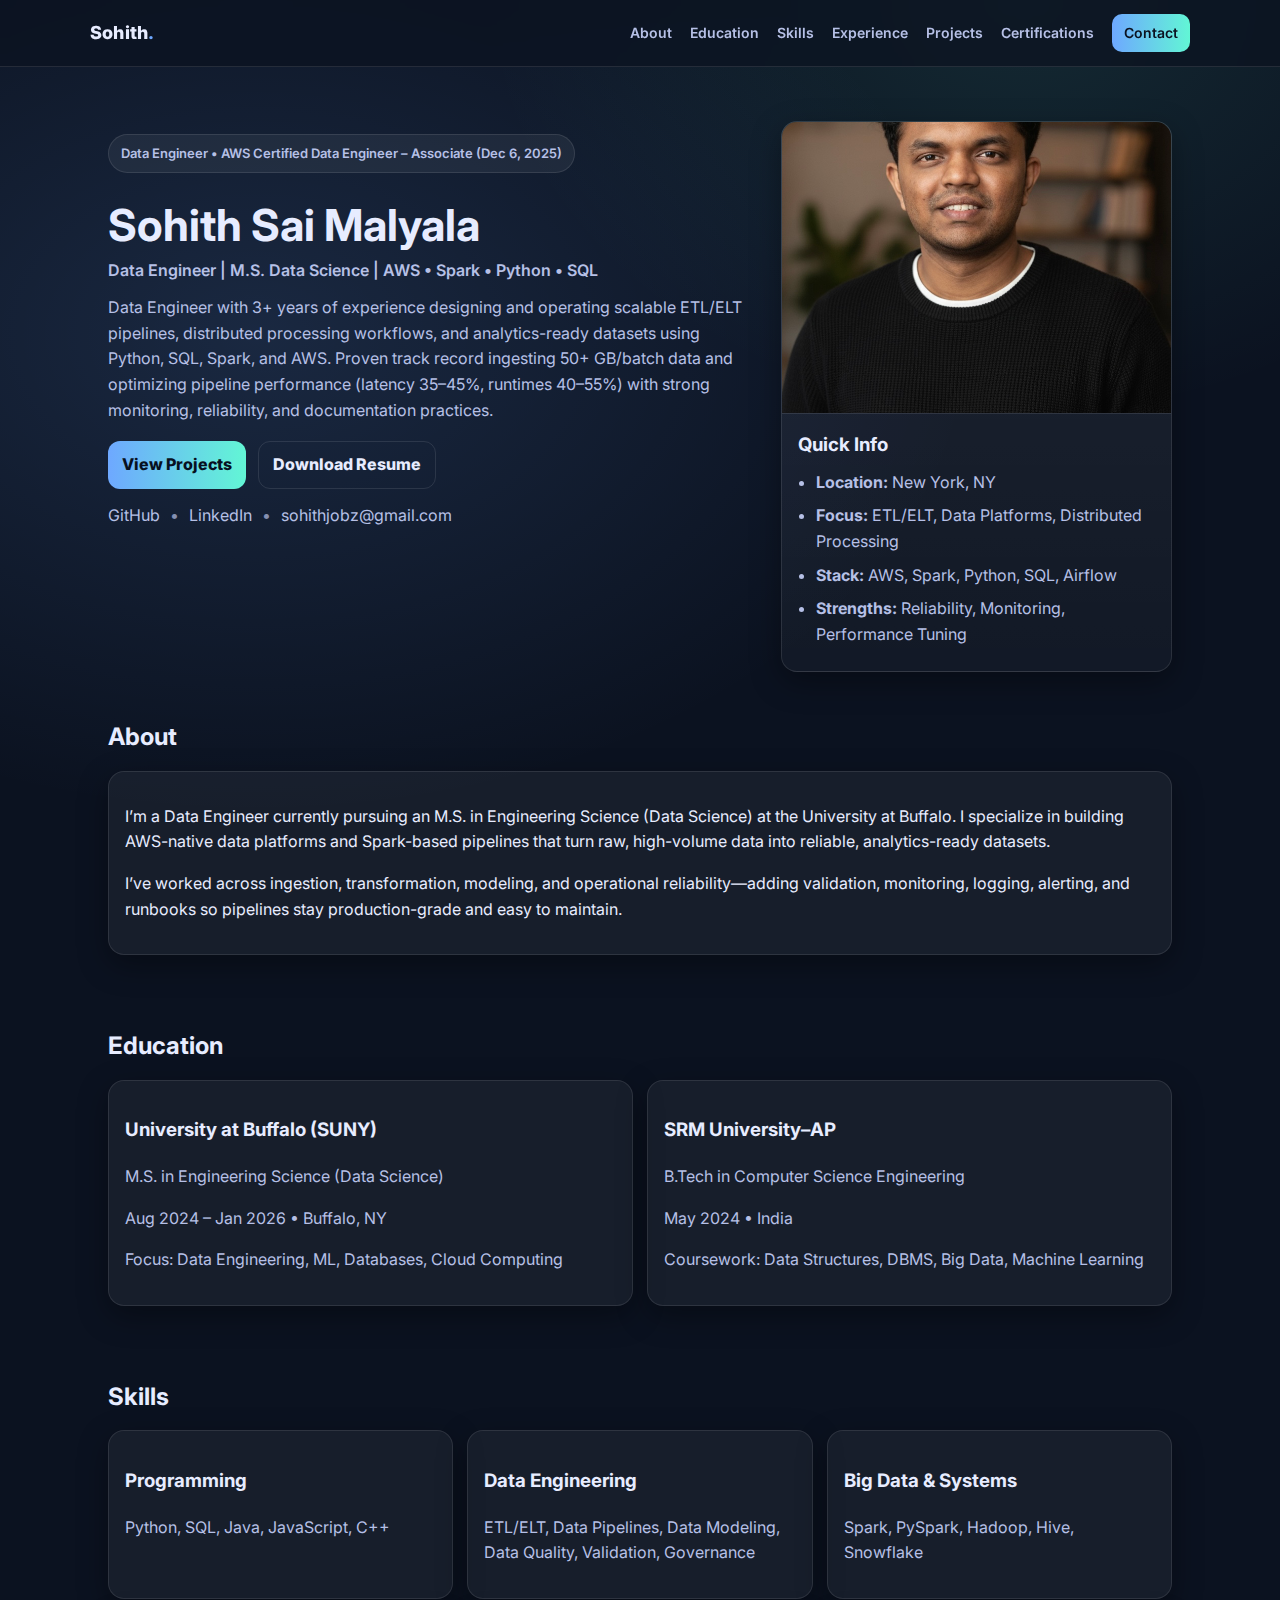
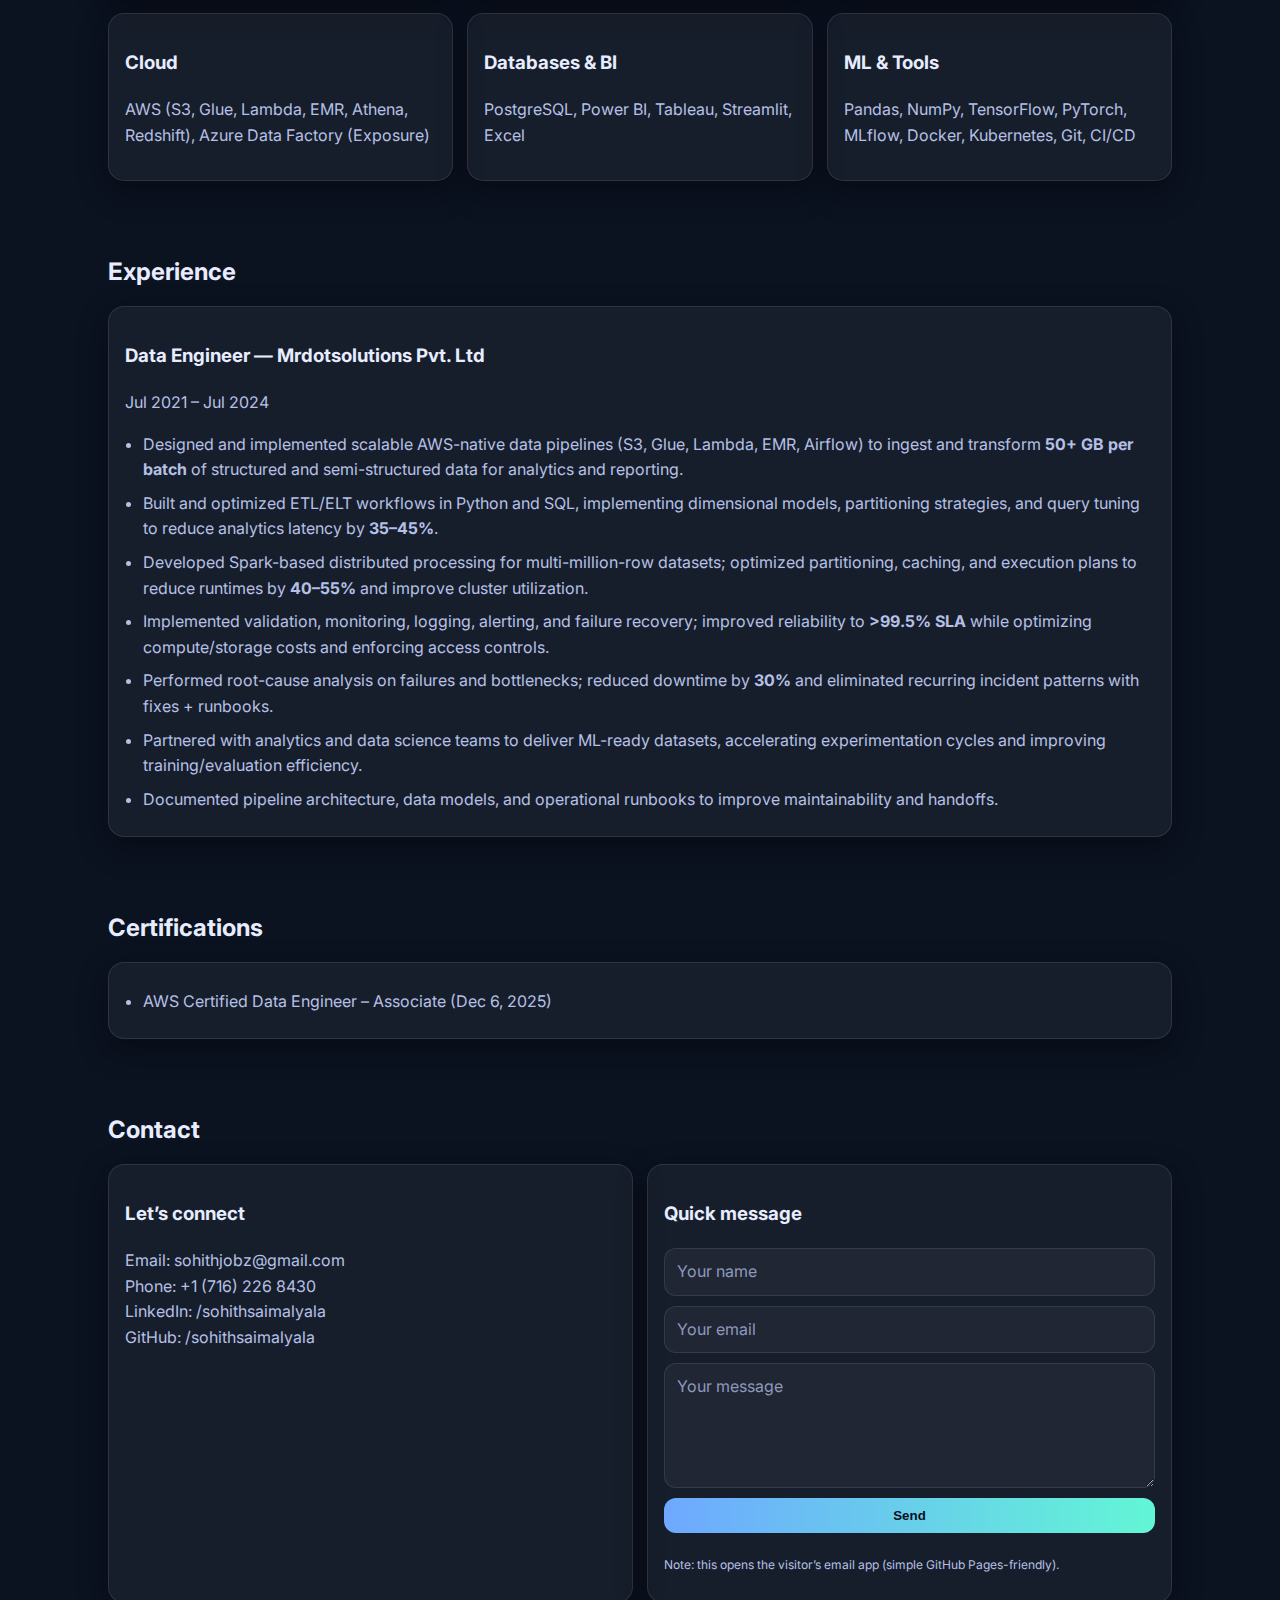
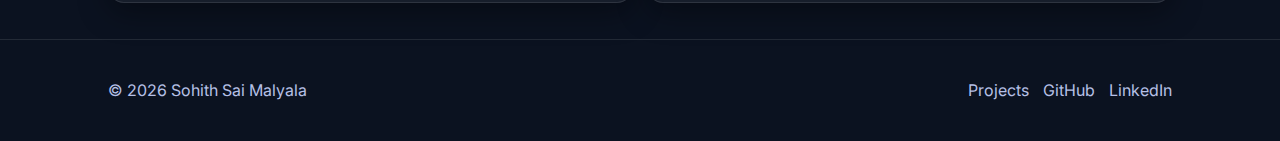
<file: index.html>
<!doctype html>
<html lang="en">
<head>
  <meta charset="utf-8" />
  <meta name="viewport" content="width=device-width,initial-scale=1" />
  <title>Sohith Sai Malyala | Data Engineer</title>
  <meta name="description" content="Sohith Sai Malyala — Data Engineer. AWS, Spark, Python, SQL. Scalable ETL/ELT pipelines and analytics-ready datasets." />

  <link rel="stylesheet" href="assets/style.css" />
  <link rel="preconnect" href="https://fonts.googleapis.com">
  <link rel="preconnect" href="https://fonts.gstatic.com" crossorigin>
  <link href="https://fonts.googleapis.com/css2?family=Inter:wght@400;500;600;700&display=swap" rel="stylesheet">

  <script defer src="assets/script.js"></script>
</head>
<body>
  <header class="header">
    <div class="container header-inner">
      <a class="brand" href="index.html">Sohith<span>.</span></a>

      <button class="nav-toggle" aria-label="Toggle navigation" data-nav-toggle>
        ☰
      </button>

      <nav class="nav" data-nav>
        <a href="#about">About</a>
        <a href="#education">Education</a>
        <a href="#skills">Skills</a>
        <a href="#experience">Experience</a>
        <a href="projects.html">Projects</a>
        <a href="#certifications">Certifications</a>
        <a href="#contact" class="btn btn-sm">Contact</a>
      </nav>
    </div>
  </header>

  <main>
    <!-- HERO -->
    <section class="hero">
      <div class="container hero-grid">
        <div>
          <p class="badge">Data Engineer • AWS Certified Data Engineer – Associate (Dec 6, 2025)</p>

          <h1>
            Sohith Sai Malyala
            <span class="sub">Data Engineer | M.S. Data Science | AWS • Spark • Python • SQL</span>
          </h1>

          <p class="lead">
            Data Engineer with 3+ years of experience designing and operating scalable ETL/ELT pipelines,
            distributed processing workflows, and analytics-ready datasets using Python, SQL, Spark, and AWS.
            Proven track record ingesting 50+ GB/batch data and optimizing pipeline performance
            (latency 35–45%, runtimes 40–55%) with strong monitoring, reliability, and documentation practices.
          </p>

          <div class="hero-cta">
            <a class="btn" href="projects.html">View Projects</a>
            <a class="btn btn-ghost" href="assets/resume.pdf" target="_blank" rel="noopener">Download Resume</a>
          </div>

          <div class="links">
            <a href="https://github.com/sohithsaimalyala" target="_blank" rel="noopener">GitHub</a>
            <span>•</span>
            <a href="https://www.linkedin.com/in/sohithsaimalyala/" target="_blank" rel="noopener">LinkedIn</a>
            <span>•</span>
            <a href="mailto:sohithjobz@gmail.com">sohithjobz@gmail.com</a>
          </div>
        </div>

        <div class="hero-card">
          <img class="avatar" src="assets/profile.jpg" alt="Sohith profile photo" onerror="this.style.display='none'">
          <div class="hero-card-body">
            <h3>Quick Info</h3>
            <ul class="list">
              <li><strong>Location:</strong> New York, NY</li>
              <li><strong>Focus:</strong> ETL/ELT, Data Platforms, Distributed Processing</li>
              <li><strong>Stack:</strong> AWS, Spark, Python, SQL, Airflow</li>
              <li><strong>Strengths:</strong> Reliability, Monitoring, Performance Tuning</li>
            </ul>
          </div>
        </div>
      </div>
    </section>

    <!-- ABOUT -->
    <section id="about" class="section">
      <div class="container">
        <h2>About</h2>
        <div class="card">
          <p>
            I’m a Data Engineer currently pursuing an M.S. in Engineering Science (Data Science) at the University at Buffalo.
            I specialize in building AWS-native data platforms and Spark-based pipelines that turn raw, high-volume data into
            reliable, analytics-ready datasets.
          </p>
          <p>
            I’ve worked across ingestion, transformation, modeling, and operational reliability—adding validation, monitoring,
            logging, alerting, and runbooks so pipelines stay production-grade and easy to maintain.
          </p>
        </div>
      </div>
    </section>

    <!-- EDUCATION -->
    <section id="education" class="section">
      <div class="container">
        <h2>Education</h2>
        <div class="grid-2">
          <div class="card">
            <h3>University at Buffalo (SUNY)</h3>
            <p class="muted">M.S. in Engineering Science (Data Science)</p>
            <p class="muted">Aug 2024 – Jan 2026 • Buffalo, NY</p>
            <p class="muted">Focus: Data Engineering, ML, Databases, Cloud Computing</p>
          </div>

          <div class="card">
            <h3>SRM University–AP</h3>
            <p class="muted">B.Tech in Computer Science Engineering</p>
            <p class="muted">May 2024 • India</p>
            <p class="muted">Coursework: Data Structures, DBMS, Big Data, Machine Learning</p>
          </div>
        </div>
      </div>
    </section>

    <!-- SKILLS -->
    <section id="skills" class="section">
      <div class="container">
        <h2>Skills</h2>

        <div class="grid-3">
          <div class="card">
            <h3>Programming</h3>
            <p class="muted">Python, SQL, Java, JavaScript, C++</p>
          </div>

          <div class="card">
            <h3>Data Engineering</h3>
            <p class="muted">ETL/ELT, Data Pipelines, Data Modeling, Data Quality, Validation, Governance</p>
          </div>

          <div class="card">
            <h3>Big Data & Systems</h3>
            <p class="muted">Spark, PySpark, Hadoop, Hive, Snowflake</p>
          </div>

          <div class="card">
            <h3>Cloud</h3>
            <p class="muted">AWS (S3, Glue, Lambda, EMR, Athena, Redshift), Azure Data Factory (Exposure)</p>
          </div>

          <div class="card">
            <h3>Databases & BI</h3>
            <p class="muted">PostgreSQL, Power BI, Tableau, Streamlit, Excel</p>
          </div>

          <div class="card">
            <h3>ML & Tools</h3>
            <p class="muted">Pandas, NumPy, TensorFlow, PyTorch, MLflow, Docker, Kubernetes, Git, CI/CD</p>
          </div>
        </div>
      </div>
    </section>

    <!-- EXPERIENCE -->
    <section id="experience" class="section">
      <div class="container">
        <h2>Experience</h2>

        <div class="card">
          <h3>Data Engineer — Mrdotsolutions Pvt. Ltd</h3>
          <p class="muted">Jul 2021 – Jul 2024</p>
          <ul class="bullets">
            <li>Designed and implemented scalable AWS-native data pipelines (S3, Glue, Lambda, EMR, Airflow) to ingest and transform <strong>50+ GB per batch</strong> of structured and semi-structured data for analytics and reporting.</li>
            <li>Built and optimized ETL/ELT workflows in Python and SQL, implementing dimensional models, partitioning strategies, and query tuning to reduce analytics latency by <strong>35–45%</strong>.</li>
            <li>Developed Spark-based distributed processing for multi-million-row datasets; optimized partitioning, caching, and execution plans to reduce runtimes by <strong>40–55%</strong> and improve cluster utilization.</li>
            <li>Implemented validation, monitoring, logging, alerting, and failure recovery; improved reliability to <strong>&gt;99.5% SLA</strong> while optimizing compute/storage costs and enforcing access controls.</li>
            <li>Performed root-cause analysis on failures and bottlenecks; reduced downtime by <strong>30%</strong> and eliminated recurring incident patterns with fixes + runbooks.</li>
            <li>Partnered with analytics and data science teams to deliver ML-ready datasets, accelerating experimentation cycles and improving training/evaluation efficiency.</li>
            <li>Documented pipeline architecture, data models, and operational runbooks to improve maintainability and handoffs.</li>
          </ul>
        </div>
      </div>
    </section>

    <!-- CERTIFICATIONS -->
    <section id="certifications" class="section">
      <div class="container">
        <h2>Certifications</h2>
        <div class="card">
          <ul class="bullets">
            <li>AWS Certified Data Engineer – Associate (Dec 6, 2025)</li>
          </ul>
        </div>
      </div>
    </section>

    <!-- CONTACT -->
    <section id="contact" class="section">
      <div class="container">
        <h2>Contact</h2>
        <div class="grid-2">
          <div class="card">
            <h3>Let’s connect</h3>
            <p class="muted">
              Email: <a href="mailto:sohithjobz@gmail.com">sohithjobz@gmail.com</a><br>
              Phone: <a href="tel:+17162268430">+1 (716) 226 8430</a><br>
              LinkedIn: <a href="https://www.linkedin.com/in/sohithsaimalyala/" target="_blank" rel="noopener">/sohithsaimalyala</a><br>
              GitHub: <a href="https://github.com/sohithsaimalyala" target="_blank" rel="noopener">/sohithsaimalyala</a>
            </p>
          </div>

          <div class="card">
            <h3>Quick message</h3>
            <form class="contact-form" action="mailto:sohithjobz@gmail.com" method="post" enctype="text/plain">
              <input name="name" placeholder="Your name" required />
              <input name="email" placeholder="Your email" type="email" required />
              <textarea name="message" placeholder="Your message" rows="4" required></textarea>
              <button class="btn" type="submit">Send</button>
              <p class="muted tiny">Note: this opens the visitor’s email app (simple GitHub Pages-friendly).</p>
            </form>
          </div>
        </div>
      </div>
    </section>

    <footer class="footer">
      <div class="container footer-inner">
        <p>© <span id="year"></span> Sohith Sai Malyala</p>
        <div class="footer-links">
          <a href="projects.html">Projects</a>
          <a href="https://github.com/sohithsaimalyala" target="_blank" rel="noopener">GitHub</a>
          <a href="https://www.linkedin.com/in/sohithsaimalyala/" target="_blank" rel="noopener">LinkedIn</a>
        </div>
      </div>
    </footer>
  </main>
</body>
</html>
</file>
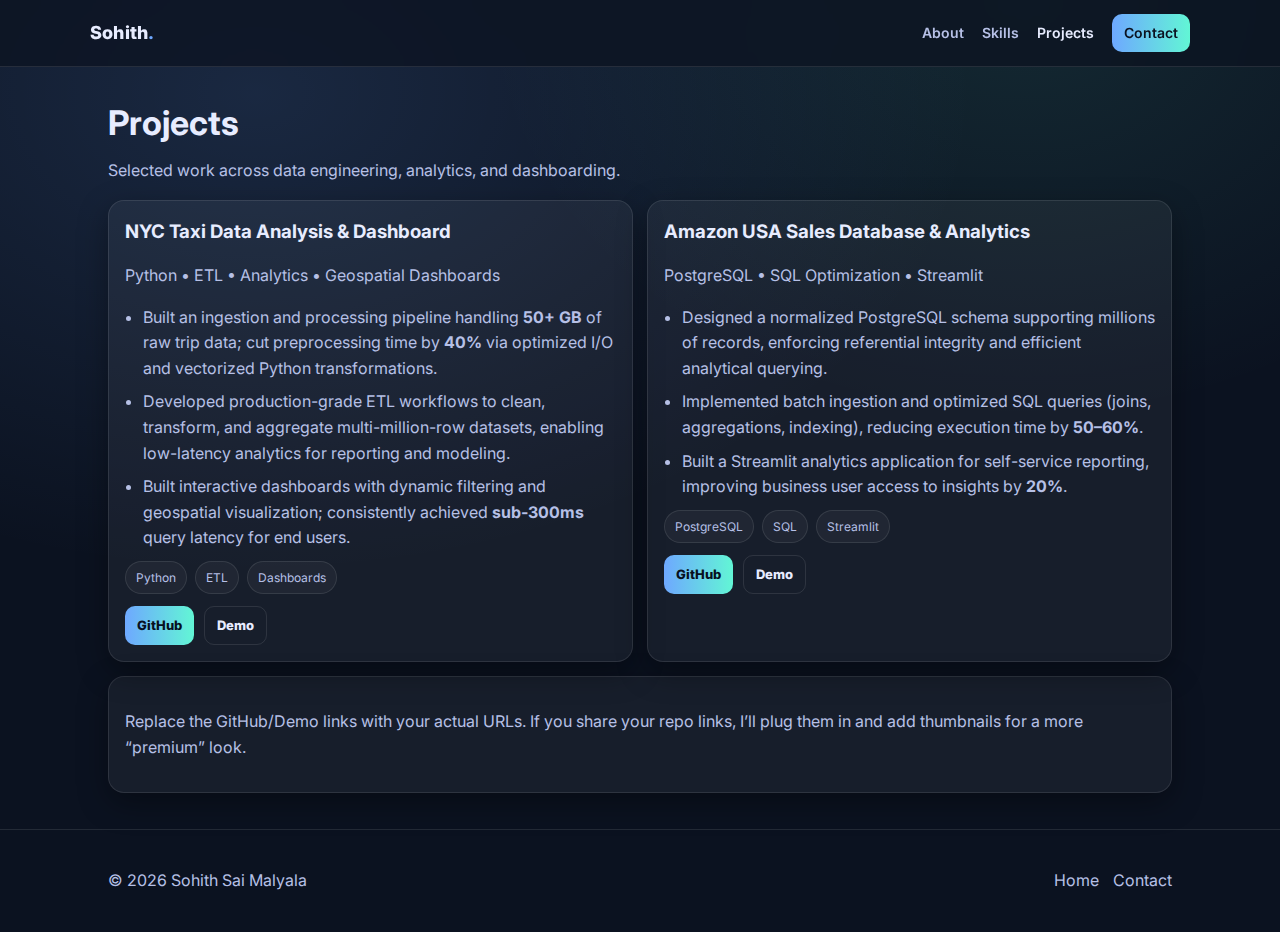
<file: projects.html>
<!doctype html>
<html lang="en">
<head>
  <meta charset="utf-8" />
  <meta name="viewport" content="width=device-width,initial-scale=1" />
  <title>Projects | Sohith Sai Malyala</title>
  <meta name="description" content="Projects by Sohith Sai Malyala — Data Engineering and Analytics." />

  <link rel="stylesheet" href="assets/style.css" />
  <link rel="preconnect" href="https://fonts.googleapis.com">
  <link rel="preconnect" href="https://fonts.gstatic.com" crossorigin>
  <link href="https://fonts.googleapis.com/css2?family=Inter:wght@400;500;600;700&display=swap" rel="stylesheet">

  <script defer src="assets/script.js"></script>
</head>
<body>
  <header class="header">
    <div class="container header-inner">
      <a class="brand" href="index.html">Sohith<span>.</span></a>
      <button class="nav-toggle" aria-label="Toggle navigation" data-nav-toggle>☰</button>
      <nav class="nav" data-nav>
        <a href="index.html#about">About</a>
        <a href="index.html#skills">Skills</a>
        <a class="active" href="projects.html">Projects</a>
        <a href="index.html#contact" class="btn btn-sm">Contact</a>
      </nav>
    </div>
  </header>

  <main>
    <section class="section">
      <div class="container">
        <div class="page-head">
          <h1>Projects</h1>
          <p class="muted">Selected work across data engineering, analytics, and dashboarding.</p>
        </div>

        <div class="projects-grid">
          <article class="card project">
            <h3>NYC Taxi Data Analysis & Dashboard</h3>
            <p class="muted">Python • ETL • Analytics • Geospatial Dashboards</p>
            <ul class="bullets">
              <li>Built an ingestion and processing pipeline handling <strong>50+ GB</strong> of raw trip data; cut preprocessing time by <strong>40%</strong> via optimized I/O and vectorized Python transformations.</li>
              <li>Developed production-grade ETL workflows to clean, transform, and aggregate multi-million-row datasets, enabling low-latency analytics for reporting and modeling.</li>
              <li>Built interactive dashboards with dynamic filtering and geospatial visualization; consistently achieved <strong>sub-300ms</strong> query latency for end users.</li>
            </ul>
            <div class="tags">
              <span>Python</span><span>ETL</span><span>Dashboards</span>
            </div>
            <div class="actions">
              <a class="btn btn-sm" href="#" target="_blank" rel="noopener">GitHub</a>
              <a class="btn btn-sm btn-ghost" href="#" target="_blank" rel="noopener">Demo</a>
            </div>
          </article>

          <article class="card project">
            <h3>Amazon USA Sales Database & Analytics</h3>
            <p class="muted">PostgreSQL • SQL Optimization • Streamlit</p>
            <ul class="bullets">
              <li>Designed a normalized PostgreSQL schema supporting millions of records, enforcing referential integrity and efficient analytical querying.</li>
              <li>Implemented batch ingestion and optimized SQL queries (joins, aggregations, indexing), reducing execution time by <strong>50–60%</strong>.</li>
              <li>Built a Streamlit analytics application for self-service reporting, improving business user access to insights by <strong>20%</strong>.</li>
            </ul>
            <div class="tags">
              <span>PostgreSQL</span><span>SQL</span><span>Streamlit</span>
            </div>
            <div class="actions">
              <a class="btn btn-sm" href="#" target="_blank" rel="noopener">GitHub</a>
              <a class="btn btn-sm btn-ghost" href="#" target="_blank" rel="noopener">Demo</a>
            </div>
          </article>
        </div>

        <div class="card note">
          <p class="muted">
            Replace the GitHub/Demo links with your actual URLs. If you share your repo links, I’ll plug them in and
            add thumbnails for a more “premium” look.
          </p>
        </div>
      </div>
    </section>

    <footer class="footer">
      <div class="container footer-inner">
        <p>© <span id="year"></span> Sohith Sai Malyala</p>
        <div class="footer-links">
          <a href="index.html">Home</a>
          <a href="index.html#contact">Contact</a>
        </div>
      </div>
    </footer>
  </main>
</body>
</html>
</file>
<file: assets/style.css>
:root{
  --bg:#0b1220;
  --card:#111a2e;
  --text:#e7ecff;
  --muted:#b6c0e6;
  --line:rgba(255,255,255,.10);
  --accent:#6ea8ff;
  --accent2:#62f6d5;
  --shadow: 0 10px 30px rgba(0,0,0,.35);
  --radius: 16px;
}

*{box-sizing:border-box}
html,body{margin:0;padding:0}
body{
  font-family:Inter,system-ui,-apple-system,Segoe UI,Roboto,Arial,sans-serif;
  background: radial-gradient(1200px 800px at 20% 10%, rgba(110,168,255,.15), transparent 60%),
              radial-gradient(900px 700px at 80% 0%, rgba(98,246,213,.10), transparent 60%),
              var(--bg);
  color:var(--text);
  line-height:1.6;
}

a{color:inherit;text-decoration:none}
a:hover{opacity:.9}

.container{max-width:1100px;margin:0 auto;padding:0 18px}

.header{
  position:sticky; top:0; z-index:50;
  backdrop-filter: blur(10px);
  background: rgba(11,18,32,.72);
  border-bottom:1px solid var(--line);
}
.header-inner{
  display:flex; align-items:center; justify-content:space-between;
  padding:14px 0;
}
.brand{font-weight:800; letter-spacing:.2px; font-size:18px}
.brand span{color:var(--accent)}

.nav{
  display:flex; gap:18px; align-items:center;
}
.nav a{color:var(--muted); font-weight:600; font-size:14px}
.nav a.active{color:var(--text)}
.nav a.btn{color:var(--bg)}

.nav-toggle{
  display:none;
  border:1px solid var(--line);
  background:rgba(255,255,255,.06);
  color:var(--text);
  padding:8px 10px;
  border-radius:10px;
}

.hero{padding:54px 0 10px}
.hero-grid{
  display:grid;
  grid-template-columns: 1.25fr .75fr;
  gap:22px;
  align-items:stretch;
}
.badge{
  display:inline-block;
  padding:8px 12px;
  border:1px solid var(--line);
  background:rgba(255,255,255,.06);
  border-radius:999px;
  color:var(--muted);
  font-weight:600;
  font-size:13px;
}
h1{margin:14px 0 10px; font-size:44px; line-height:1.15}
h1 .sub{
  display:block;
  margin-top:10px;
  font-size:16px;
  color:var(--muted);
  font-weight:600;
}
.lead{color:var(--muted); max-width:70ch}

.hero-cta{display:flex; gap:12px; margin-top:18px; flex-wrap:wrap}
.links{margin-top:14px; display:flex; gap:10px; flex-wrap:wrap; color:var(--muted)}
.links span{opacity:.7}

.hero-card{
  background:linear-gradient(180deg, rgba(255,255,255,.08), rgba(255,255,255,.03));
  border:1px solid var(--line);
  border-radius:var(--radius);
  box-shadow:var(--shadow);
  overflow:hidden;
}
.avatar{
  width:100%;
  aspect-ratio: 16/12;
  object-fit:cover;
  display:block;
  border-bottom:1px solid var(--line);
}
.hero-card-body{padding:16px}
.hero-card h3{margin:0 0 10px}
.list{margin:0; padding-left:18px; color:var(--muted)}
.list li{margin:8px 0}

.section{padding:36px 0}
h2{margin:0 0 14px; font-size:24px}

.card{
  background:rgba(255,255,255,.05);
  border:1px solid var(--line);
  border-radius:var(--radius);
  padding:16px;
  box-shadow: var(--shadow);
}
.grid-2{display:grid; grid-template-columns:1fr 1fr; gap:14px}
.grid-3{display:grid; grid-template-columns:1fr 1fr 1fr; gap:14px}

.muted{color:var(--muted)}
.tiny{font-size:12px}

.bullets{margin:10px 0 0; padding-left:18px; color:var(--muted)}
.bullets li{margin:8px 0}

.page-head{margin-bottom:14px}
.page-head h1{font-size:34px; margin:0}
.projects-grid{
  display:grid;
  grid-template-columns: repeat(2, minmax(0,1fr));
  gap:14px;
}
.project h3{margin:0 0 6px}
.tags{display:flex; gap:8px; flex-wrap:wrap; margin-top:10px}
.tags span{
  font-size:12px;
  color:var(--muted);
  border:1px solid var(--line);
  padding:6px 10px;
  border-radius:999px;
  background:rgba(255,255,255,.04);
}
.actions{display:flex; gap:10px; margin-top:12px; flex-wrap:wrap}

.btn{
  display:inline-flex;
  align-items:center;
  justify-content:center;
  gap:8px;
  padding:10px 14px;
  border-radius:12px;
  background: linear-gradient(90deg, var(--accent), var(--accent2));
  color: #071021;
  font-weight:800;
  border: none;
}
.btn:hover{transform: translateY(-1px)}
.btn:active{transform: translateY(0px)}
.btn-ghost{
  background:transparent;
  border:1px solid var(--line);
  color:var(--text);
}
.btn-sm{padding:8px 12px; border-radius:10px; font-size:13px; font-weight:800}

.contact-form{display:grid; gap:10px}
input,textarea{
  background:rgba(255,255,255,.04);
  border:1px solid var(--line);
  color:var(--text);
  border-radius:12px;
  padding:10px 12px;
  font:inherit;
}
input::placeholder,textarea::placeholder{color:rgba(182,192,230,.75)}

.footer{
  border-top:1px solid var(--line);
  padding:22px 0;
  color:var(--muted);
}
.footer-inner{
  display:flex; align-items:center; justify-content:space-between;
  gap:12px; flex-wrap:wrap;
}
.footer-links{display:flex; gap:14px; flex-wrap:wrap}

.note{margin-top:14px}

@media (max-width: 880px){
  h1{font-size:36px}
  .hero-grid{grid-template-columns:1fr}
  .projects-grid{grid-template-columns:1fr}
  .grid-2,.grid-3{grid-template-columns:1fr}
  .nav-toggle{display:inline-flex}
  .nav{
    position:absolute;
    right:18px; top:58px;
    flex-direction:column;
    align-items:stretch;
    padding:12px;
    border:1px solid var(--line);
    background:rgba(11,18,32,.95);
    border-radius:14px;
    width:min(320px, calc(100vw - 36px));
    display:none;
  }
  .nav.open{display:flex}
  .nav a{padding:10px 10px; border-radius:10px}
  .nav a:hover{background:rgba(255,255,255,.06)}
}
</file>
